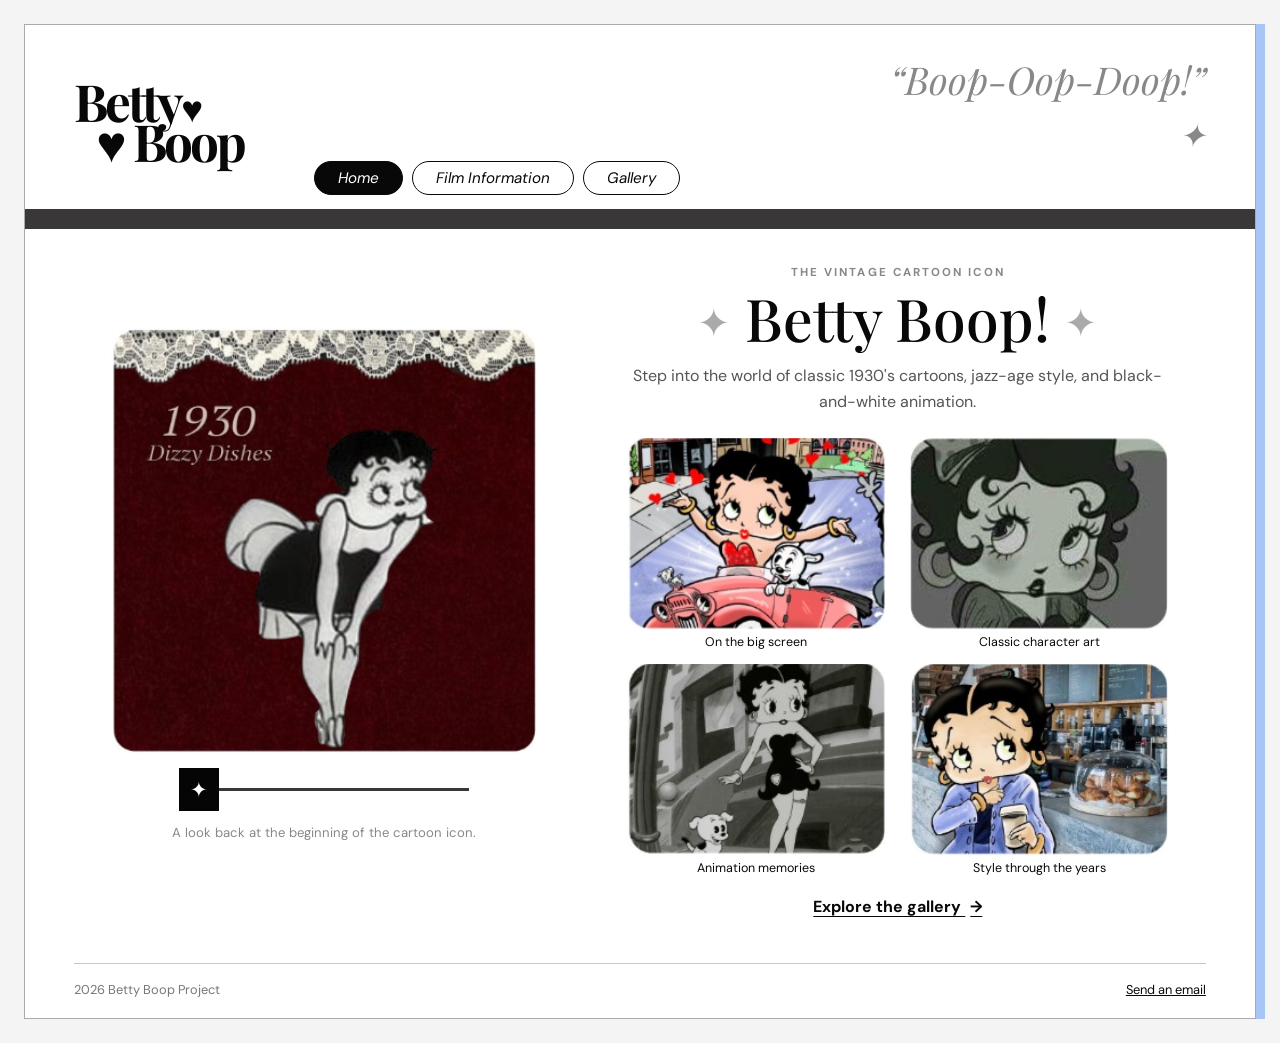
<file: index.html>
<!DOCTYPE html>
<html lang="en">
<head>
  <meta charset="UTF-8">
  <meta name="viewport" content="width=device-width, initial-scale=1.0">
  <meta name="description" content="A vintage-inspired fan tribute to Betty Boop and classic animation.">
  <title>Betty Boop | Home</title>
  <link rel="stylesheet" href="css/style.css">
  <script src="js/script.js" defer></script>
</head>
<body>
  <div class="site-shell">
    <header class="site-header">
      <a class="logo" aria-label="Betty Boop home">
        <span>Betty<span class="logo-hearts">♥</span></span>
        <span class="logo-second">♥ Boop</span>
      </a>
      <div class="header-note">
        <p>“Boop-Oop-Doop!”</p>
        <span class="header-star" aria-hidden="true">✦</span>
      </div>
      <button class="menu-toggle" aria-label="Open navigation" aria-expanded="false">☰</button>
      <nav class="main-nav" aria-label="Main navigation">
        <a class="active" href="index.html">Home</a>
        <a href="film.html">Film Information</a>
        <a href="gallery.html">Gallery</a>
      </nav>
    </header>

    <div class="divider-bar"></div>

    <main class="home-layout">
      <section class="feature-column" aria-labelledby="feature-title">
        <div class="feature-image-wrap">
          <img class="feature-image" src="images/feature-1930.jpg" alt="Vintage Betty Boop inspired artwork from the 1930s">
        
        </div>
        <div class="ornament-line"><span>✦</span><i></i></div>
        <p class="small-note">A look back at the beginning of the cartoon icon.</p>
      </section>

      <section class="home-content" aria-labelledby="feature-title">
        <p class="eyebrow">The vintage cartoon icon</p>
        <h1 id="feature-title" class="display-title"><span>✦</span> Betty Boop! <span>✦</span></h1>
        <p class="intro-copy">Step into the world of classic 1930's cartoons, jazz-age style, and black-and-white animation.</p>
        <div class="gallery-preview">
          <figure>
            <a href="gallery.html"><img src="images/gallery-car.jpg" alt="Betty Boop cartoon scene with a red car"></a>
            <figcaption>On the big screen</figcaption>
          </figure>
          <figure>
            <a href="gallery.html"><img src="images/gallery-portrait.jpg" alt="Vintage black and white cartoon portrait"></a>
            <figcaption>Classic character art</figcaption>
          </figure>
          <figure>
            <a href="gallery.html"><img src="images/gallery-cartoon.jpg" alt="Black and white cartoon scene"></a>
            <figcaption>Animation memories</figcaption>
          </figure>
          <figure>
            <a href="gallery.html"><img src="images/gallery-cafe.jpg" alt="Color cartoon scene in a cafe"></a>
            <figcaption>Style through the years</figcaption>
          </figure>
        </div>
        <a class="text-link" href="gallery.html">Explore the gallery <span>→</span></a>
      </section>
    </main>

    <footer class="site-footer">
      <p> 2026 Betty Boop Project</p>
      <a href="mailto:fleischerstudios@fleischerstudios.com">Send an email</a>
    </footer>
  </div>
</body>
</html>
</file>
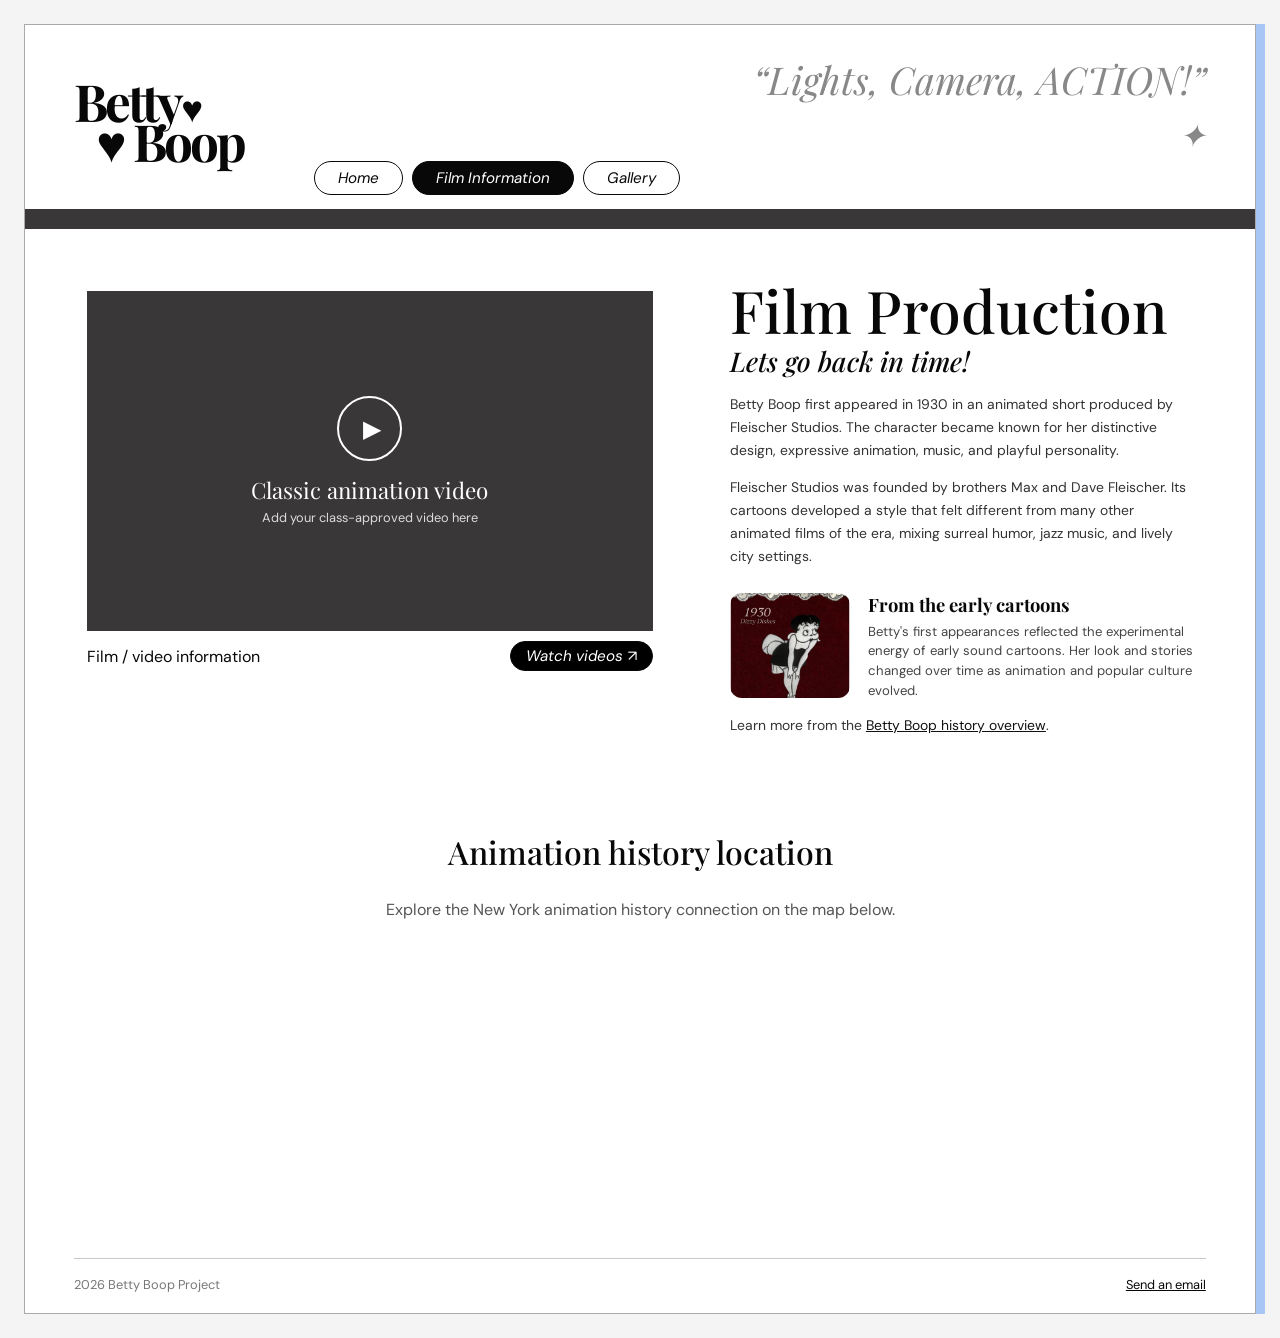
<file: film.html>
<!DOCTYPE html>
<html lang="en">
<head>
  <meta charset="UTF-8">
  <meta name="viewport" content="width=device-width, initial-scale=1.0">
  <meta name="description" content="Learn about Betty Boop and the history of Fleischer Studios.">
  <title>Betty Boop | Film Information</title>
  <link rel="stylesheet" href="css/style.css">
  <script src="js/script.js" defer></script>
</head>
<body>
  <div class="site-shell">
    <header class="site-header">
      <a class="logo" href="index.html" aria-label="Betty Boop home">
        <span>Betty<span class="logo-hearts">♥</span></span>
        <span class="logo-second">♥ Boop</span>
      </a>
      <div class="header-note">
        <p>“Lights, Camera, ACTION!”</p>
        <span class="header-star" aria-hidden="true">✦</span>
      </div>
      <button class="menu-toggle" aria-label="Open navigation" aria-expanded="false">☰</button>
      <nav class="main-nav" aria-label="Main navigation">
        <a href="index.html">Home</a>
        <a class="active" href="film.html">Film Information</a>
        <a href="gallery.html">Gallery</a>
      </nav>
    </header>

    <div class="divider-bar"></div>

    <main class="film-layout">
      <section class="film-media">
        <div class="video-placeholder">
          <div class="play-symbol">▶</div>
          <p>Classic animation video</p>
          <span>Add your class-approved video here</span>
        </div>
        <div class="media-caption">
          <span>Film / video information</span>
          <a class="pill-link" href="https://www.youtube.com/results?search_query=Betty+Boop+classic+cartoons" target="_blank" rel="noopener">Watch videos ↗</a>
        </div>
      </section>

      <section class="film-copy">
        <h1 class="display-title">Film Production</h1>
        <h2 class="script-heading">Lets go back in time!</h2>
        <p>Betty Boop first appeared in 1930 in an animated short produced by Fleischer Studios. The character became known for her distinctive design, expressive animation, music, and playful personality.</p>
        <p>Fleischer Studios was founded by brothers Max and Dave Fleischer. Its cartoons developed a style that felt different from many other animated films of the era, mixing surreal humor, jazz music, and lively city settings.</p>
        <div class="history-feature">
          <img src="images/feature-1930.jpg" alt="Vintage 1930s animation artwork">
          <div>
            <h3>From the early cartoons</h3>
            <p>Betty's first appearances reflected the experimental energy of early sound cartoons. Her look and stories changed over time as animation and popular culture evolved.</p>
          </div>
        </div>
        <p class="source-note">Learn more from the <a href="https://en.wikipedia.org/wiki/Betty_Boop" target="_blank" rel="noopener">Betty Boop history overview</a>.</p>
      </section>
    </main>

    <section class="extra-section">
      <h2>Animation history location</h2>
      <p>Explore the New York animation history connection on the map below.</p>
      <div class="map-frame">
        <iframe title="Map search for Fleischer Studios in New York" src="https://www.google.com/maps?q=Fleischer+Studios+New+York&output=embed" loading="lazy" referrerpolicy="no-referrer-when-downgrade"></iframe>
      </div>
    </section>

    <footer class="site-footer">
      <p>2026 Betty Boop Project</p>
      <a href="mailto:fleischerstudios@fleischerstudios.com">Send an email</a>
    </footer>
  </div>
</body>
</html>
</file>
<file: css/style.css>
@import url('https://fonts.googleapis.com/css2?family=DM+Sans:wght@400;500;600;700&family=Playfair+Display:ital,wght@0,500;0,600;0,700;1,500&display=swap');

:root {
  --ink: #080808;
  --charcoal: #393738;
  --paper: #fff;
  --muted: #888;
  --line: #c9c9c9;
  --accent: #a7c6f5;
  --serif: "Playfair Display", Georgia, serif;
  --sans: "DM Sans", Arial, sans-serif;
}
* { box-sizing: border-box; }
html { scroll-behavior: smooth; }
body {
  margin: 0;
  padding: 24px;
  color: var(--ink);
  background: #f4f4f4;
  font-family: var(--sans);
}
.site-shell {
  max-width: 1440px;
  min-height: calc(100vh - 48px);
  margin: 0 auto;
  background: var(--paper);
  border: 1px solid #aaa;
  box-shadow: 9px 0 0 var(--accent);
}
.site-header {
  min-height: 180px;
  padding: 24px 4% 14px;
  display: grid;
  grid-template-columns: 240px 1fr;
  grid-template-rows: 112px 34px;
  align-items: center;
  position: relative;
}
.logo {
  grid-column: 1;
  grid-row: 1 / 3;
  width: fit-content;
  color: var(--ink);
  text-decoration: none;
  font-family: var(--serif);
  font-weight: 700;
  font-size: clamp(2.2rem, 4vw, 3.4rem);
  line-height: .78;
  letter-spacing: -3px;
}
.logo > span { display: block; }
.logo-hearts { font-size: .72em; letter-spacing: -8px; }
.logo-second { padding-left: 22px; }
.header-note {
  grid-column: 2;
  grid-row: 1;
  justify-self: end;
  text-align: right;
  color: var(--muted);
  font-family: var(--serif);
  font-style: italic;
  font-size: clamp(1.2rem, 3vw, 2.6rem);
}
.header-note p { margin: 0; }
.header-star { font-size: 2rem; line-height: 1; }
.main-nav {
  grid-column: 2;
  grid-row: 2;
  display: flex;
  gap: 9px;
  align-items: center;
  justify-self: start;
}
.main-nav a, .pill-link {
  display: inline-block;
  padding: 6px 23px;
  border: 1px solid var(--ink);
  border-radius: 30px;
  color: var(--ink);
  text-decoration: none;
  font-style: italic;
  font-size: .95rem;
  transition: background .2s, color .2s;
}
.main-nav a:hover, .main-nav a.active, .pill-link:hover {
  color: white;
  background: var(--ink);
}
.menu-toggle { display: none; }
.divider-bar { height: 20px; background: var(--charcoal); }
.home-layout {
  display: grid;
  grid-template-columns: minmax(300px, .88fr) minmax(420px, 1.12fr);
  gap: clamp(35px, 7vw, 100px);
  padding: 36px 7% 26px;
  align-items: center;
}
.feature-column { max-width: 430px; justify-self: center; width: 100%; }
.feature-image-wrap {
  position: relative;
  overflow: hidden;
  border-radius: 18px;
  aspect-ratio: 1 / 1;
  background: #4a171a;
}
.feature-image { width: 100%; height: 100%; object-fit: cover; display: block; }
.image-caption {
  position: absolute;
  top: 12%;
  left: 9%;
  display: flex;
  flex-direction: column;
  color: white;
  text-shadow: 0 1px 5px #000;
  font-family: var(--serif);
}
.image-caption span { font-size: 2.1rem; font-style: italic; }
.image-caption em { font-size: 1.1rem; }
.ornament-line { display: flex; align-items: center; gap: 0; margin: 14px 16% 0; }
.ornament-line span { background: #050505; color: white; padding: 8px 11px; font-size: 1.3rem; }
.ornament-line i { height: 3px; background: var(--charcoal); flex: 1; }
.small-note { text-align: center; color: var(--muted); font-size: .82rem; }
.home-content { min-width: 0; }
.eyebrow {
  margin: 0 0 5px;
  color: var(--muted);
  text-align: center;
  text-transform: uppercase;
  letter-spacing: .18em;
  font-size: .72rem;
  font-weight: 700;
}
.display-title {
  margin: 0 0 12px;
  text-align: center;
  font-family: var(--serif);
  font-weight: 500;
  font-size: clamp(2.5rem, 4.6vw, 4.1rem);
  line-height: 1.12;
}
.display-title span { color: #aaa; font-size: .68em; vertical-align: .12em; }
.intro-copy { max-width: 640px; margin: 0 auto 22px; text-align: center; color: #555; line-height: 1.65; }
.gallery-preview {
  display: grid;
  grid-template-columns: repeat(2, minmax(0, 1fr));
  gap: 14px 24px;
}
.gallery-preview figure { margin: 0; text-align: center; font-size: .78rem; }
.gallery-preview img {
  width: 100%;
  aspect-ratio: 1.35 / 1;
  display: block;
  object-fit: cover;
  border-radius: 17px;
  transition: transform .2s, filter .2s;
}
.gallery-preview a:hover img { transform: translateY(-3px); filter: contrast(1.08); }
.gallery-preview figcaption { padding-top: 4px; }
.text-link { display: block; width: fit-content; margin: 20px auto 0; color: var(--ink); font-weight: 700; text-decoration-thickness: 1px; text-underline-offset: 4px; }
.text-link span { padding-left: 5px; }
.site-footer {
  border-top: 1px solid var(--line);
  margin: 20px 4% 0;
  padding: 17px 0 20px;
  display: flex;
  justify-content: space-between;
  gap: 15px;
  color: #777;
  font-size: .8rem;
}
.site-footer p { margin: 0; }
.site-footer a { color: var(--ink); }
.film-layout {
  display: grid;
  grid-template-columns: 1.1fr .9fr;
  gap: clamp(30px, 6vw, 80px);
  padding: 48px 5% 28px;
  align-items: start;
}
.film-media { padding-top: 14px; }
.video-placeholder {
  min-height: 340px;
  background: var(--charcoal);
  color: white;
  display: flex;
  flex-direction: column;
  align-items: center;
  justify-content: center;
  text-align: center;
}
.play-symbol { display: grid; place-items: center; width: 65px; height: 65px; border: 2px solid white; border-radius: 50%; font-size: 1.5rem; padding-left: 4px; }
.video-placeholder p { margin: 14px 0 4px; font-family: var(--serif); font-size: 1.4rem; }
.video-placeholder span { color: #ddd; font-size: .8rem; }
.media-caption { display: flex; align-items: center; justify-content: space-between; padding: 10px 0; }
.pill-link { padding: 4px 15px; background: #000; color: white; }
.film-copy .display-title { text-align: left; margin-bottom: 0; }
.script-heading { margin: 0 0 12px; font-family: var(--serif); font-style: italic; font-size: 1.7rem; font-weight: 500; }
.film-copy > p { font-size: .87rem; line-height: 1.65; color: #333; }
.history-feature { display: grid; grid-template-columns: 120px 1fr; gap: 18px; align-items: center; margin-top: 24px; }
.history-feature img { width: 120px; height: 105px; object-fit: cover; border-radius: 12px; }
.history-feature h3 { margin: 0 0 5px; font-family: var(--serif); font-size: 1.15rem; }
.history-feature p { margin: 0; font-size: .82rem; line-height: 1.5; color: #444; }
.source-note a { color: #111; }
.extra-section { padding: 24px 7% 35px; }
.extra-section h2, .faq-section h2 { font-family: var(--serif); font-size: 2rem; font-weight: 500; text-align: center; }
.extra-section > p { text-align: center; color: #555; }
.map-frame { max-width: 850px; margin: 18px auto 0; }
.map-frame iframe { width: 100%; height: 260px; border: 0; }
.gallery-page { padding: 42px 7% 30px; }
.gallery-page > .display-title { margin-bottom: 8px; }
.full-gallery { display: grid; grid-template-columns: repeat(3, minmax(0, 1fr)); gap: 24px; margin-top: 30px; }
.gallery-card { margin: 0; }
.gallery-image-button { display: block; padding: 0; border: 0; width: 100%; background: none; cursor: zoom-in; }
.gallery-image-button img { display: block; width: 100%; height: 220px; object-fit: cover; border-radius: 15px; transition: transform .2s; }
.gallery-image-button:hover img { transform: scale(1.02); }
.gallery-card figcaption { display: flex; flex-direction: column; gap: 3px; padding: 9px 3px; }
.gallery-card figcaption strong { font-family: var(--serif); font-size: 1.1rem; }
.gallery-card figcaption span { color: #777; font-size: .8rem; }
.faq-section { max-width: 800px; margin: 55px auto 15px; }
.faq-section details { border-top: 1px solid var(--line); padding: 15px 5px; }
.faq-section details:last-child { border-bottom: 1px solid var(--line); }
.faq-section summary { cursor: pointer; font-weight: 600; }
.faq-section details p { color: #555; line-height: 1.6; }
.lightbox { position: fixed; inset: 0; z-index: 10; display: grid; place-items: center; padding: 40px; background: rgba(0,0,0,.88); }
.lightbox[hidden] { display: none; }
.lightbox img { max-width: min(900px, 90vw); max-height: 82vh; object-fit: contain; border-radius: 8px; }
.lightbox-close { position: absolute; top: 18px; right: 28px; border: 0; background: transparent; color: white; font-size: 3rem; cursor: pointer; }
@media (max-width: 800px) {
  body { padding: 10px; }
  .site-shell { min-height: calc(100vh - 20px); }
  .site-header { min-height: 145px; padding: 20px 5%; grid-template-columns: 1fr auto; grid-template-rows: 80px 40px; }
  .logo { font-size: 2.4rem; grid-row: 1; }
  .header-note { font-size: 1.2rem; }
  .header-star { font-size: 1.4rem; }
  .menu-toggle { display: block; grid-column: 2; grid-row: 2; justify-self: end; border: 1px solid #111; background: #111; color: white; border-radius: 20px; padding: 6px 12px; cursor: pointer; }
  .main-nav { display: none; position: absolute; z-index: 5; right: 5%; top: 125px; padding: 12px; background: white; border: 1px solid #ddd; border-radius: 12px; flex-direction: column; align-items: stretch; box-shadow: 0 8px 25px #0002; }
  .main-nav.open { display: flex; }
  .home-layout, .film-layout { grid-template-columns: 1fr; gap: 28px; padding: 28px 7%; }
  .feature-column { max-width: 400px; }
  .film-media { padding-top: 0; }
  .video-placeholder { min-height: 260px; }
  .film-copy .display-title { text-align: center; }
  .script-heading { text-align: center; }
  .full-gallery { grid-template-columns: repeat(2, minmax(0, 1fr)); }
}
@media (max-width: 480px) {
  .header-note { display: none; }
  .site-header { grid-template-columns: 1fr auto; }
  .home-layout { padding-left: 5%; padding-right: 5%; }
  .display-title { font-size: 2.5rem; }
  .gallery-preview { gap: 12px; }
  .full-gallery { grid-template-columns: 1fr; }
  .gallery-image-button img { height: 240px; }
  .site-footer { flex-direction: column; align-items: center; text-align: center; }
  .history-feature { grid-template-columns: 95px 1fr; }
  .history-feature img { width: 95px; height: 95px; }
}
</file>
